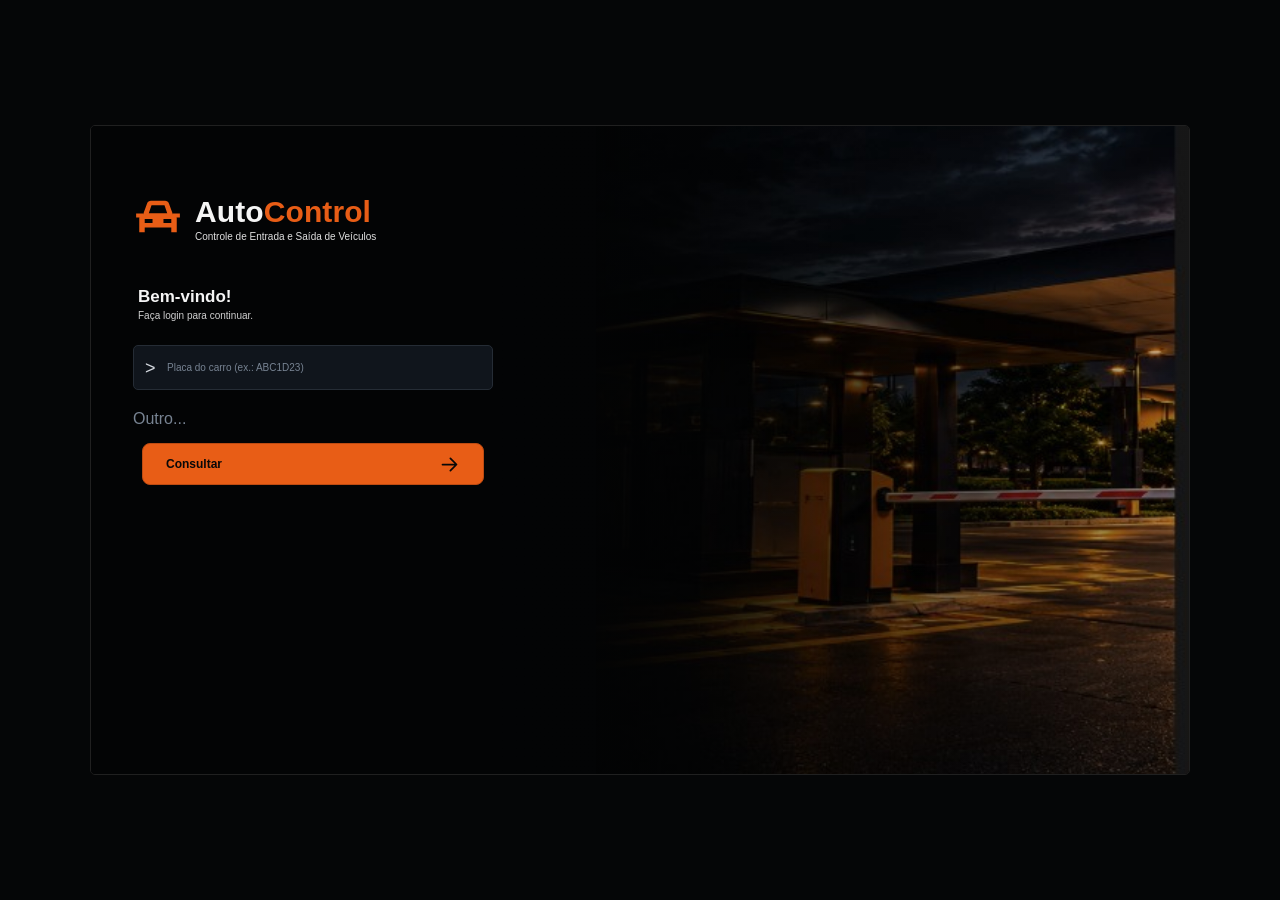
<file: index.html>
<!DOCTYPE html>
<html lang="pt-BR">
<head>
  <meta charset="UTF-8">
  <meta name="viewport" content="width=device-width, initial-scale=1.0">
  <title>AutoControl | Login</title>
  <link rel="stylesheet" href="/src/css/layout/index/main.css">
</head>
<body>
  <main class="login-page">
    <section class="login-panel">
      <header class="brand">
        <img class="brand-icon" src="src/css/img/logo-carro.svg" alt="Ícone de carro">
        <div class="brand-text">
          <h1>Auto<span>Control</span></h1>
          <p>Controle de Entrada e Saída de Veículos</p>
        </div>
      </header>

      <div class="login-content">
        <h2>Bem-vindo!</h2>
        <p class="subtitle">Faça login para continuar.</p>

        <form id="loginForm">
          <label class="input-field plate-field" for="placa">
            <span class="field-icon" aria-hidden="true"> > </span>
            <input
              type="text"
              id="placa"
              name="placa"
              placeholder="Placa do carro (ex.: ABC1D23)"
              autocomplete="off"
              maxlength="7"
              aria-label="Placa do carro"
              required
            >
          </label>
          <a href="/src/html/login.html" class="outro" id="esqueceuSenha">Outro...</a>
          <button class="submit-button" type="submit">
            <span>Consultar</span>
            <svg viewBox="0 0 24 24" aria-hidden="true"><path d="M4 12h15M13 5l7 7-7 7"/></svg>
          </button>
          <p class="message" id="message" role="status"></p>
          
        </form>

      </div>
    </section>
    <div class="photo-panel" aria-hidden="true"></div>
  </main>
  <script src="src/script/index.js" defer></script>
</body>
</html>
</file>
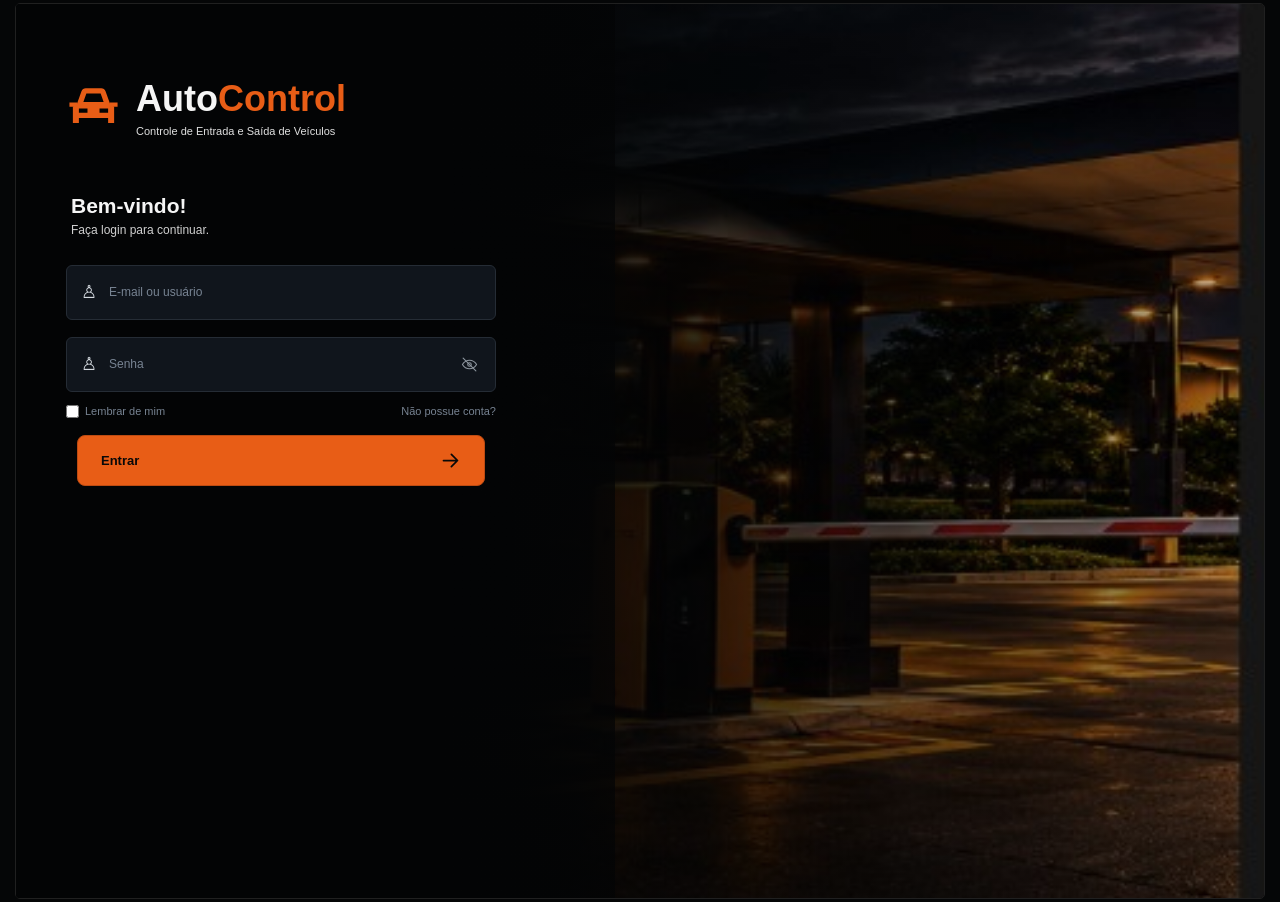
<file: login.html>
<!doctype html>
<html lang="pt-BR">
  <head>
    <meta charset="UTF-8" />
    <meta name="viewport" content="width=device-width, initial-scale=1.0" />
    <title>AutoControl | Login</title>
    <link rel="stylesheet" href="src/css/layout/login/login.css" />
  </head>
  <body>
    <main class="tela-login">
      <section class="painel-login">
        <header class="logo">
          <img
            class="logo-img"
            src="src/css/img/logo-carro.svg"
            alt="Ícone de carro"
          />

          <div class="logo-texto">
            <h1>Auto<span>Control</span></h1>
            <p>Controle de Entrada e Saída de Veículos</p>
          </div>
        </header>

        <div class="conteudo-login">
          <h2>Bem-vindo!</h2>
          <p class="subtitulo">Faça login para continuar.</p>

          <form id="formLogin">
            <label class="campo">
              <span class="icone-campo" aria-hidden="true">♙</span>

              <input
                type="text"
                id="usuario"
                name="usuario"
                placeholder="E-mail ou usuário"
                autocomplete="username"
                required
              />
            </label>

            <label class="campo">
              <span class="icone-campo" aria-hidden="true">♙</span>

              <input
                type="password"
                id="senha"
                name="senha"
                placeholder="Senha"
                autocomplete="current-password"
                required
              />

              <button
                class="mostrar-senha"
                id="mostrarSenha"
                type="button"
                aria-label="Mostrar senha"
              >
                <svg viewBox="0 0 24 24" aria-hidden="true">
                  <path d="M2 12s3.6-6 10-6 10 6 10 6-3.6 6-10 6S2 12 2 12Z" />
                  <circle cx="12" cy="12" r="2.5" />
                  <path d="M3 3 21 21" />
                </svg>
              </button>
            </label>
            <div class="opcoes">
              <label class="lembrar">
                <input type="checkbox" id="lembrar" />
                <span>Lembrar de mim</span>
              </label>
              <a href="./src/html/register.html" id="esqueceuSenha">Não possue conta?</a>
            </div>
            <button class="botao-entrar" type="submit">
              <span>Entrar</span>
              <svg viewBox="0 0 24 24" aria-hidden="true">
                <path d="M4 12h15M13 5l7 7-7 7" />
              </svg>
            </button>
            <p class="mensagem" id="mensagem" role="status"></p>
          </form>
        </div>
      </section>
      <div class="fundo-imagem" aria-hidden="true"></div>
    </main>
  </body>
</html>
</file>
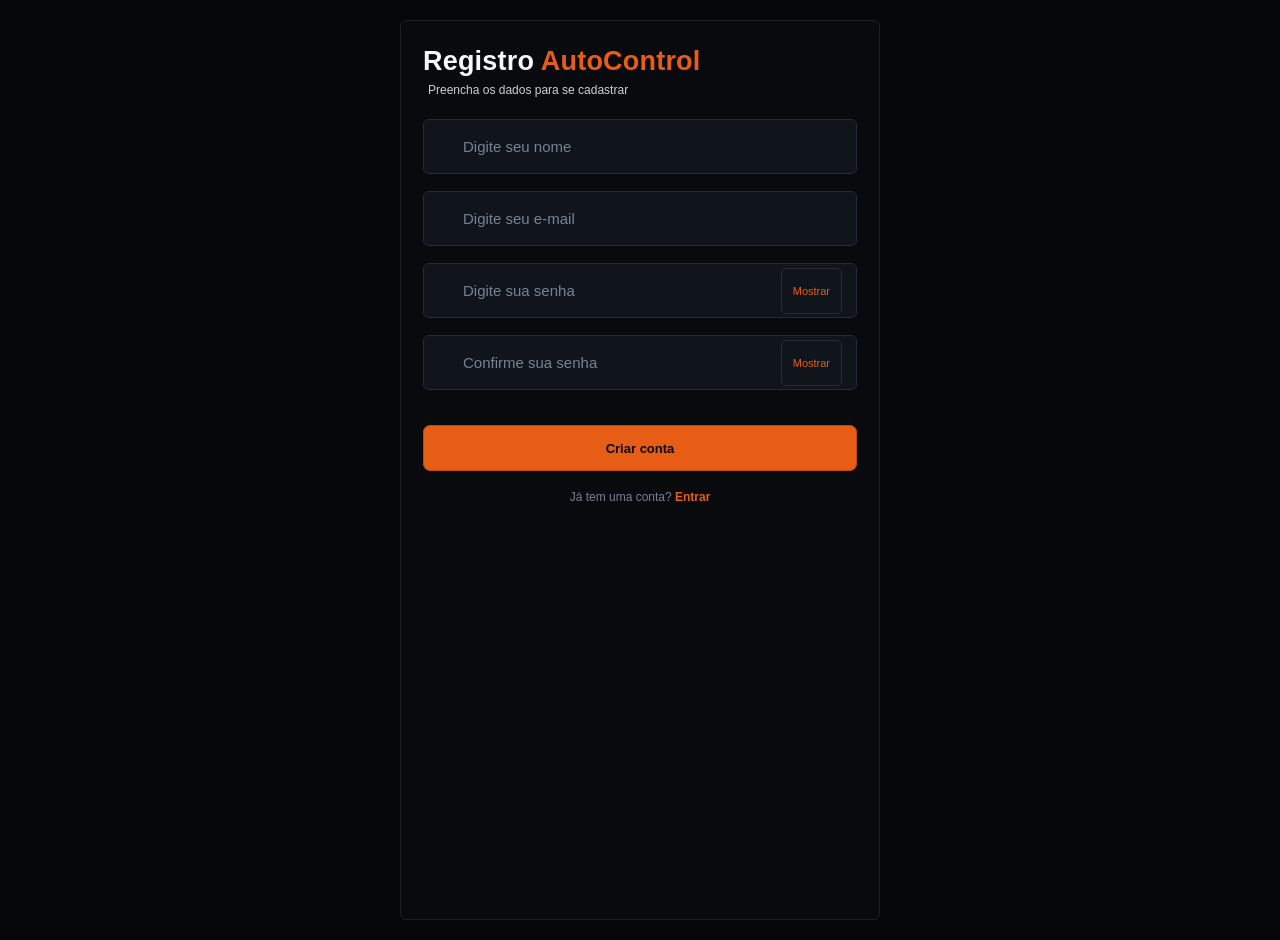
<file: src/html/register.html>
<!DOCTYPE html>
<html lang="pt-BR">
<head>
    <meta charset="UTF-8">
    <meta name="viewport" content="width=device-width, initial-scale=1.0">
    <title>Cadastro - AutoControl</title>
    <link rel="stylesheet" href="../css/stye.css">
</head>
<body>

    <main class="container">
        <form id="form_cadastro" class="form-cadastro">

            <h1>Registro <span>AutoControl</span></h1>
            <p class="subtitulo">Preencha os dados para se cadastrar</p>

            <div class="campo">
                <label for="nome"></label>
                <input
                    type="text"
                    id="nome"
                    placeholder="Digite seu nome"
                    required
                >
            </div>

            <div class="campo">
                <label for="email"></label>
                <input
                    type="email"
                    id="email"
                    placeholder="Digite seu e-mail"
                    required
                >
            </div>

            <div class="campo">
                <label for="senha"></label>
                <input
                    type="password"
                    id="senha"
                    placeholder="Digite sua senha"
                    required
                ><button type="button" class="mostrar-senha" data-senha="senha">
                        Mostrar
                    </button>
            </div>
                    
            <div class="campo">
                <label for="confirmar_senha"></label>
                    <input
                        type="password"
                        class="campo-senha"
                        id="confirmar_senha"
                        placeholder="Confirme sua senha"
                        required
                        minlength="6"
                    >
                    <button type="button" class="mostrar-senha" data-senha="confirmar_senha">
                        Mostrar
                    </button>
            </div>
           

            <p id="mensagem"></p>

            <button type="submit" class="botao-cadastrar">
                Criar conta
            </button>

            <p class="texto-login">
                Já tem uma conta?
                <a href="/src/html/login.html">Entrar</a>
            </p>

        </form>
    </main>

    <script src="/src/script/modules/register.js" defer></script>
</body>
</html>
</file>
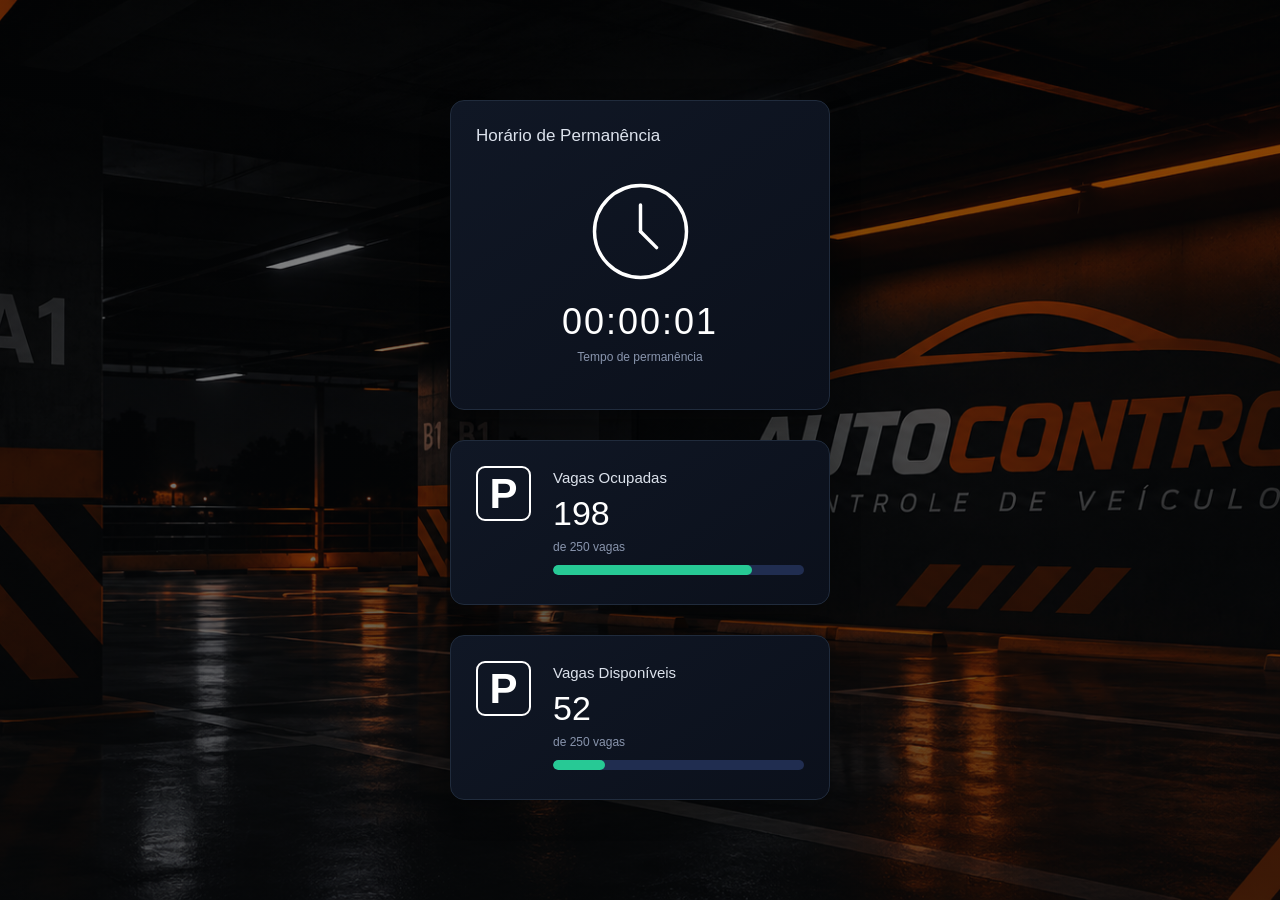
<file: src/html/user.html>
<!DOCTYPE html>
<html lang="pt-BR">
<head>
    <meta charset="UTF-8">
    <meta name="viewport" content="width=device-width, initial-scale=1.0">
    <title>User</title>
    <link rel="stylesheet" href="../css/layout/user/user.css">
    <script src="../script/modules/user.js" defer></script>
</head>
<body>
    <main class="usuario">

    <section class="card-permanencia">
        <p class="titulo-card">Horário de Permanência</p>

        <div class="relogio">
            <svg viewBox="0 0 100 100">
                <circle cx="50" cy="50" r="40"></circle>
                <line x1="50" y1="27" x2="50" y2="50"></line>
                <line x1="50" y1="50" x2="64" y2="64"></line>
            </svg>
        </div>

        <h2 id="tempo">00:00:00</h2>
        <span class="legenda-tempo">Tempo de permanência</span>
    </section>

    <section class="card-vagas">

        <div class="icone-vaga">P</div>

        <div class="info-vaga">
            <p>Vagas Ocupadas</p>
            <h2 id="vagasOcupadas">198</h2>
            <small>de 250 vagas</small>

            <div class="barra">
                <div class="progresso ocupadas"></div>
            </div>
        </div>

    </section>

    <section class="card-vagas">

        <div class="icone-vaga">P</div>

        <div class="info-vaga">
            <p>Vagas Disponíveis</p>
            <h2 id="vagasDisponiveis">52</h2>
            <small>de 250 vagas</small>

            <div class="barra">
                <div class="progresso disponiveis"></div>
            </div>
        </div>

    </section>

</main>

</body>
</html>
</file>
<file: src/css/layout/index/main.css>
* {
  box-sizing: border-box;
  margin: 0;
  padding: 0;
}

:root {
  --orange: #e85d16;
  --background: #050607;
  --field: #10151c;
  --field-border: #252c35;
  --text: #f5f5f5;
  --muted: #778392;
  
}

html, body {
  min-height: 100%;
  font-family: Arial, Helvetica, sans-serif;
  background: #050607;
  color: var(--text);
}

body {
  min-height: 100vh;
  display: grid;
  place-items: center;
  padding: 6px;
}

.login-page {
  position: relative;
  width: min(100%, 1100px);
  min-height: min(650px, calc(100vh - 12px));
  display: grid;
  grid-template-columns: 46% 54%;
  overflow: hidden;
  background: var(--background);
  border: 1px solid #202020;
  border-radius: 5px;
}

.login-panel {
  position: relative;
  z-index: 2;
  padding: 66px 42px 40px;
  background: linear-gradient(90deg, #030405 0%, #030405 78%, rgba(3,4,5,.94) 100%);
}

.brand {
  display: flex;
  align-items: center;
  gap: 12px;
  margin-bottom: 43px;
}

.brand-icon {
  width: 50px;
  height: 50px;
  object-fit: contain;
  flex-shrink: 0;
}

.brand-text h1 {
  font-size: clamp(25px, 2.5vw, 30px);
  line-height: 1.05;
  letter-spacing: .1px;
  font-weight: 700;
}

.brand-text h1 span {
  color: var(--orange);
}

.brand-text p {
  margin-top: 3px;
  font-size: 10px;
  white-space: nowrap;
  color: #e0e0e0;
}

.login-content {
  width: 100%;
  max-width: 360px;
}

.login-content h2 {
  font-size: 17px;
  margin: 0 0 3px 5px;
  font-weight: 700;
}

.subtitle {
  margin: 0 0 24px 5px;
  color: #d0d0d0;
  font-size: 10px;
}

#loginForm {
  display: flex;
  flex-direction: column;
  gap: 20px;
}

.input-field {
  min-height: 45px;
  width: 100%;
  display: flex;
  align-items: center;
  gap: 10px;
  padding: 0 11px;
  background: var(--field);
  border: 1px solid var(--field-border);
  border-radius: 5px;
  color: #b5bdc7;
}

.input-field:focus-within {
  border-color: var(--orange);
  box-shadow: 0 0 0 2px rgba(232, 93, 22, .12);
}

.field-icon {
  font-size: 18px;
  width: 12px;
  line-height: 1;
  color: #d4d9df;
}

.field-icon.lock {
  font-size: 15px;
}

.input-field input {
  min-width: 0;
  flex: 1;
  border: 0;
  outline: 0;
  background: transparent;
  color: #f5f5f5;
  font: inherit;
  font-size: 10px;
}

.input-field input::placeholder {
  color: var(--muted);
  opacity: 1;
}

.toggle-password {
  display: grid;
  place-items: center;
  border: 0;
  background: transparent;
  color: #8e969f;
  cursor: pointer;
  padding: 2px;
}

.toggle-password svg {
  width: 15px;
  height: 15px;
  fill: none;
  stroke: currentColor;
  stroke-width: 1.5;
  stroke-linecap: round;
  stroke-linejoin: round;
}

.form-options {
  display: flex;
  align-items: center;
  justify-content: space-between;
  margin-top: -8px;
  font-size: 10px;
  color: var(--muted);
}

.remember {
  display: flex;
  align-items: center;
  gap: 5px;
  cursor: pointer;
}

.remember input {
  width: 12px;
  height: 12px;
  accent-color: var(--orange);
}

.form-options a {
  color: var(--muted);
  text-decoration: none;
}

.form-options a:hover {
  color: #e8e8e8;
}

.submit-button {
  width: calc(100% - 18px);
  min-height: 42px;
  align-self: center;
  margin-top: -5px;
  padding: 0 23px;
  display: flex;
  align-items: center;
  justify-content: space-between;
  border: 1px solid #bd4b12;
  border-radius: 8px;
  background: var(--orange);
  color: #080808;
  font-size: 12px;
  font-weight: 600;
  cursor: pointer;
  transition: background .2s, transform .2s;
}

.submit-button:hover {
  background: #f16a22;
}

.submit-button:active {
  transform: scale(.99);
}

.submit-button svg {
  width: 21px;
  height: 21px;
  fill: none;
  stroke: currentColor;
  stroke-width: 2;
  stroke-linecap: round;
  stroke-linejoin: round;
}

.message {
  min-height: 14px;
  text-align: center;
  font-size: 11px;
  color: #f4a078;
  margin-top: -12px;
}

.photo-panel {
  position: absolute;
  inset: 0 0 0 34%;
  background:
    linear-gradient(90deg, #030405 0%, rgba(3,4,5,.9) 9%, rgba(3,4,5,.12) 50%, rgba(3,4,5,.04) 100%),
    url("/src/css/img/fundo-login.jpg") center / cover no-repeat;
  z-index: 1;
}

@media (min-width: 900px) {
  .login-page {
    min-height: min(650px, calc(100vh - 12px));
  }

  .login-panel {
    padding-top: 68px;
    padding-left: 42px;
  }

  .login-content {
    max-width: 360px;
  }
}

@media (max-width: 600px) {
  body {
    padding: 0;
    place-items: stretch;
  }

  .login-page {
    min-height: 100vh;
    width: 100%;
    grid-template-columns: 1fr;
    border: 0;
  }

  .photo-panel {
    inset: 0;
    background-position: center;
    opacity: .55;
  }

  .login-panel {
    display: flex;
    flex-direction: column;
    justify-content: center;
    min-height: 100vh;
    padding: 34px 26px;
    background: linear-gradient(90deg, rgba(3,4,5,.96), rgba(3,4,5,.82));
  }

  .brand {
    margin-bottom: 48px;
  }

  .brand-icon {
    width: 46px;
    height: 46px;
  }

  .brand-text h1 {
    font-size: 27px;
  }

  .brand-text p {
    white-space: normal;
    line-height: 1.4;
  }

  .login-content {
    max-width: 420px;
  }

  .input-field {
    min-height: 49px;
  }

  .submit-button {
    min-height: 46px;
  }
}
.outro {
    color: var(--muted);
    text-decoration: none;
}

.outro:hover {
    color: var(--text);
}

@media (max-height: 500px) and (min-width: 601px) {
  .login-panel {
    padding-top: 25px;
  }

  .brand {
    margin-bottom: 22px;
  }

  #loginForm {
    gap: 12px;
  }
}
</file>
<file: src/css/layout/login/login.css>
* {
    margin: 0;
    padding: 0;
    box-sizing: border-box;
}

:root {
    --laranja: #e85d16;
    --fundo: #050607;
    --campo: #10151c;
    --borda: #252c35;
    --texto: #f5f5f5;
    --cinza: #778392;
}

html,
body {
    width: 100%;
    min-height: 100%;
    font-family: Arial, Helvetica, sans-serif;
    background: var(--fundo);
    color: var(--texto);
}

body {
    min-height: 100vh;
    padding: 3px 15px;
}

.tela-login {
    position: relative;
    width: 100%;
    max-width: 1500px;
    min-height: calc(100vh - 6px);
    margin: 0 auto;
    overflow: hidden;
    background: var(--fundo);
    border: 1px solid #202020;
    border-radius: 5px;
}

.painel-login {
    position: relative;
    z-index: 2;
    width: 48%;
    min-height: calc(100vh - 6px);
    padding: 75px 50px 40px;
    background: linear-gradient(
        90deg,
        #030405 0%,
        #030405 70%,
        rgba(3, 4, 5, 0.95) 85%,
        rgba(3, 4, 5, 0.75) 100%
    );
}

.logo {
    display: flex;
    align-items: center;
    gap: 15px;
    margin-bottom: 55px;
}

.logo-img {
    width: 55px;
    height: 55px;
    object-fit: contain;
    flex-shrink: 0;
}

.logo-texto h1 {
    font-size: 36px;
    line-height: 1.1;
    font-weight: 700;
}

.logo-texto h1 span {
    color: var(--laranja);
}

.logo-texto p {
    margin-top: 5px;
    font-size: 11px;
    line-height: 1.4;
    color: #e0e0e0;
}

.conteudo-login {
    width: 100%;
    max-width: 430px;
}

.conteudo-login h2 {
    margin: 0 0 5px 5px;
    font-size: 21px;
    font-weight: 700;
}

.subtitulo {
    margin: 0 0 28px 5px;
    color: #d0d0d0;
    font-size: 12px;
}

#formLogin {
    display: flex;
    flex-direction: column;
    gap: 17px;
}

.campo {
    display: flex;
    align-items: center;
    gap: 12px;
    width: 100%;
    min-height: 55px;
    padding: 0 14px;
    background: var(--campo);
    border: 1px solid var(--borda);
    border-radius: 6px;
    color: #b5bdc7;
}

.campo:focus-within {
    border-color: var(--laranja);
    box-shadow: 0 0 0 2px rgba(232, 93, 22, 0.12);
}

.icone-campo {
    display: flex;
    align-items: center;
    justify-content: center;
    width: 16px;
    flex-shrink: 0;
    font-size: 18px;
    color: #d4d9df;
}

.campo input {
    flex: 1;
    min-width: 0;
    border: none;
    outline: none;
    background: transparent;
    color: var(--texto);
    font-family: inherit;
    font-size: 12px;
}

.campo input::placeholder {
    color: var(--cinza);
    opacity: 1;
}

.mostrar-senha {
    display: grid;
    place-items: center;
    padding: 3px;
    border: none;
    background: transparent;
    color: #8e969f;
    cursor: pointer;
}

.mostrar-senha svg {
    width: 17px;
    height: 17px;
    fill: none;
    stroke: currentColor;
    stroke-width: 1.5;
    stroke-linecap: round;
    stroke-linejoin: round;
}

.opcoes {
    display: flex;
    align-items: center;
    justify-content: space-between;
    gap: 10px;
    margin-top: -4px;
    font-size: 11px;
    color: var(--cinza);
}

.lembrar {
    display: flex;
    align-items: center;
    gap: 6px;
    cursor: pointer;
}

.lembrar input {
    width: 13px;
    height: 13px;
    accent-color: var(--laranja);
}

.opcoes a {
    color: var(--cinza);
    text-decoration: none;
}

.opcoes a:hover {
    color: var(--texto);
}

.botao-entrar {
    display: flex;
    align-items: center;
    justify-content: space-between;
    align-self: center;
    width: calc(100% - 22px);
    min-height: 51px;
    margin-top: 0;
    padding: 0 23px;
    border: 1px solid #bd4b12;
    border-radius: 8px;
    background: var(--laranja);
    color: #080808;
    font-size: 13px;
    font-weight: 600;
    cursor: pointer;
    transition: background 0.2s, transform 0.2s;
}

.botao-entrar:hover {
    background: #f16a22;
}

.botao-entrar:active {
    transform: scale(0.99);
}

.botao-entrar svg {
    width: 21px;
    height: 21px;
    fill: none;
    stroke: currentColor;
    stroke-width: 2;
    stroke-linecap: round;
    stroke-linejoin: round;
}

.mensagem {
    min-height: 14px;
    margin-top: -8px;
    text-align: center;
    font-size: 11px;
    color: #f4a078;
}

.fundo-imagem {
    position: absolute;
    z-index: 1;
    inset: 0;
    background:
        linear-gradient(
            90deg,
            #030405 0%,
            rgba(3, 4, 5, 0.98) 25%,
            rgba(3, 4, 5, 0.85) 40%,
            rgba(3, 4, 5, 0.3) 62%,
            rgba(3, 4, 5, 0.05) 100%
        ),
        url("/src/css/img/fundo-login.jpg") center / cover no-repeat;
}

@media (max-width: 900px) {
    .painel-login {
        width: 60%;
        padding-left: 35px;
        padding-right: 35px;
    }

    .logo-texto h1 {
        font-size: 32px;
    }
}

@media (max-width: 600px) {
    body {
        padding: 0;
    }

    .tela-login {
        min-height: 100vh;
        border: none;
        border-radius: 0;
    }

    .painel-login {
        display: flex;
        flex-direction: column;
        align-items: flex-start;
        width: 100%;
        min-height: 100vh;
        padding: 45px 25px 30px;
        background: rgba(3, 4, 5, 0.78);
    }

    .fundo-imagem {
        background:
            linear-gradient(
                90deg,
                rgba(3, 4, 5, 0.92),
                rgba(3, 4, 5, 0.7)
            ),
            url("/src/css/img/fundo-login.jpg") center / cover no-repeat;
    }

    .logo {
        gap: 12px;
        margin-bottom: 45px;
    }

    .logo-img {
        width: 46px;
        height: 46px;
    }

    .logo-texto h1 {
        font-size: 28px;
    }

    .logo-texto p {
        max-width: 230px;
        font-size: 10px;
    }

    .conteudo-login {
        width: 100%;
        max-width: 450px;
    }

    .campo {
        min-height: 50px;
    }

    .botao-entrar {
        min-height: 47px;
    }
}

@media (max-height: 650px) and (min-width: 601px) {
    .painel-login {
        padding-top: 30px;
    }

    .logo {
        margin-bottom: 28px;
    }

    .subtitulo {
        margin-bottom: 20px;
    }

    #formLogin {
        gap: 13px;
    }
}
</file>
<file: src/css/stye.css>
@import url("./layout/inicio/dashboard.css");
@import url("./layout/inicio/main.css");
@import url("./layout/inicio/section.css");
@import url("./layout/veiculo/section.css");
@import url("./layout/inicio/responsive.css");
@import url("./layout/index/main.css");
@import url("./layout/login/login.css");
@import url("./layout/login/register.css");
@import url("./layout/entrada/entrada.css");
@import url("./layout/saida/saida.css");
@import url("./layout/config/config.css");
@import url("./layout/modal/modal.css");
@import url("./layout/relatorios/relatorio.css");
</file>
<file: src/css/layout/user/user.css>
* {
    margin: 0;
    padding: 0;
    box-sizing: border-box;
}

body {
    background: #050709;
    font-family: Arial, sans-serif;
    color: #fff;
}

.usuario {
    width: 100%;
    min-height: 100vh;
    display: flex;
    flex-direction: column;
    align-items: center;
    justify-content: center;
    gap: 30px;
    padding: 40px 20px;
}


.card-permanencia {
    width: 380px;
    min-height: 310px;
    background: linear-gradient(145deg, #101725, #0b101b);
    border: 1px solid #202b3c;
    border-radius: 14px;
    padding: 25px;
    box-shadow: 0 10px 30px rgba(0, 0, 0, 0.25);
    transition: 0.3s ease;
}

.titulo-card {
    font-size: 17px;
    color: #dce2ec;
}

.relogio {
    width: 115px;
    height: 115px;
    margin: 28px auto 12px;
}

.relogio svg {
    width: 100%;
    height: 100%;
    fill: none;
    stroke: #fff;
    stroke-width: 3;
    stroke-linecap: round;
}

.card-permanencia h2 {
    text-align: center;
    font-size: 36px;
    font-weight: 500;
    letter-spacing: 2px;
}

.legenda-tempo {
    display: block;
    text-align: center;
    color: #8995ad;
    font-size: 12px;
    margin-top: 7px;
}

.card-vagas {
    width: 380px;
    min-height: 165px;
    background: linear-gradient(145deg, #101725, #0b101b);
    border: 1px solid #202b3c;
    border-radius: 14px;
    padding: 25px;
    display: flex;
    align-items: flex-start;
    gap: 22px;
    box-shadow: 0 10px 30px rgba(0, 0, 0, 0.25);
    transition: 0.3s ease;
}

.icone-vaga {
    width: 55px;
    height: 55px;
    min-width: 55px;
    border: 2px solid #fff;
    border-radius: 9px;
    display: flex;
    align-items: center;
    justify-content: center;
    font-size: 42px;
    font-weight: bold;
}

.info-vaga {
    flex: 1;
    padding-top: 3px;
}

.info-vaga p {
    font-size: 15px;
    color: #dce2ec;
    margin-bottom: 8px;
}

.info-vaga h2 {
    font-size: 34px;
    font-weight: 500;
    margin-bottom: 4px;
}

.info-vaga small {
    color: #8995ad;
    font-size: 12px;
}


.barra {
    width: 100%;
    height: 10px;
    background: #202d50;
    border-radius: 20px;
    overflow: hidden;
    margin-top: 10px;
}

.progresso {
    height: 100%;
    background: #27c995;
    border-radius: 20px;
    transition: width 0.5s ease;
}

.ocupadas {
    width: 79.2%;
}

.disponiveis {
    width: 20.8%;
}


@media (hover: hover) and (pointer: fine) {
    .card-permanencia:hover,
    .card-vagas:hover {
        transform: translateY(-6px);
        border-color: #e85d16;
        box-shadow: 0 15px 35px rgba(0, 0, 0, 0.45);
    }

    .card-vagas:hover .icone-vaga {
        border-color: #e85d16;
        color: #e85d16;
        transition: 0.3s;
    }
}

@media (min-width: 601px) {
    body {
        background-color: #050709;
        background-image:
            linear-gradient(
                rgba(5, 7, 9, 0.45),
                rgba(5, 7, 9, 0.65)
            ),
            url("/src/css/img/fundo-user.png");

        background-size: cover;
        background-position: center;
        background-repeat: no-repeat;
        background-attachment: fixed;
    }
}

@media (max-width: 600px) {
    body {
        background: #050709;
        background-image: none;
    }
}
@media (max-width: 500px) {
    .usuario {
        justify-content: flex-start;
        padding: 35px 18px;
        gap: 22px;
    }

    .card-permanencia,
    .card-vagas {
        width: 100%;
        max-width: 380px;
    }

    .card-permanencia {
        min-height: 290px;
    }

    .card-vagas {
        min-height: 150px;
        padding: 22px;
    }
}
</file>
